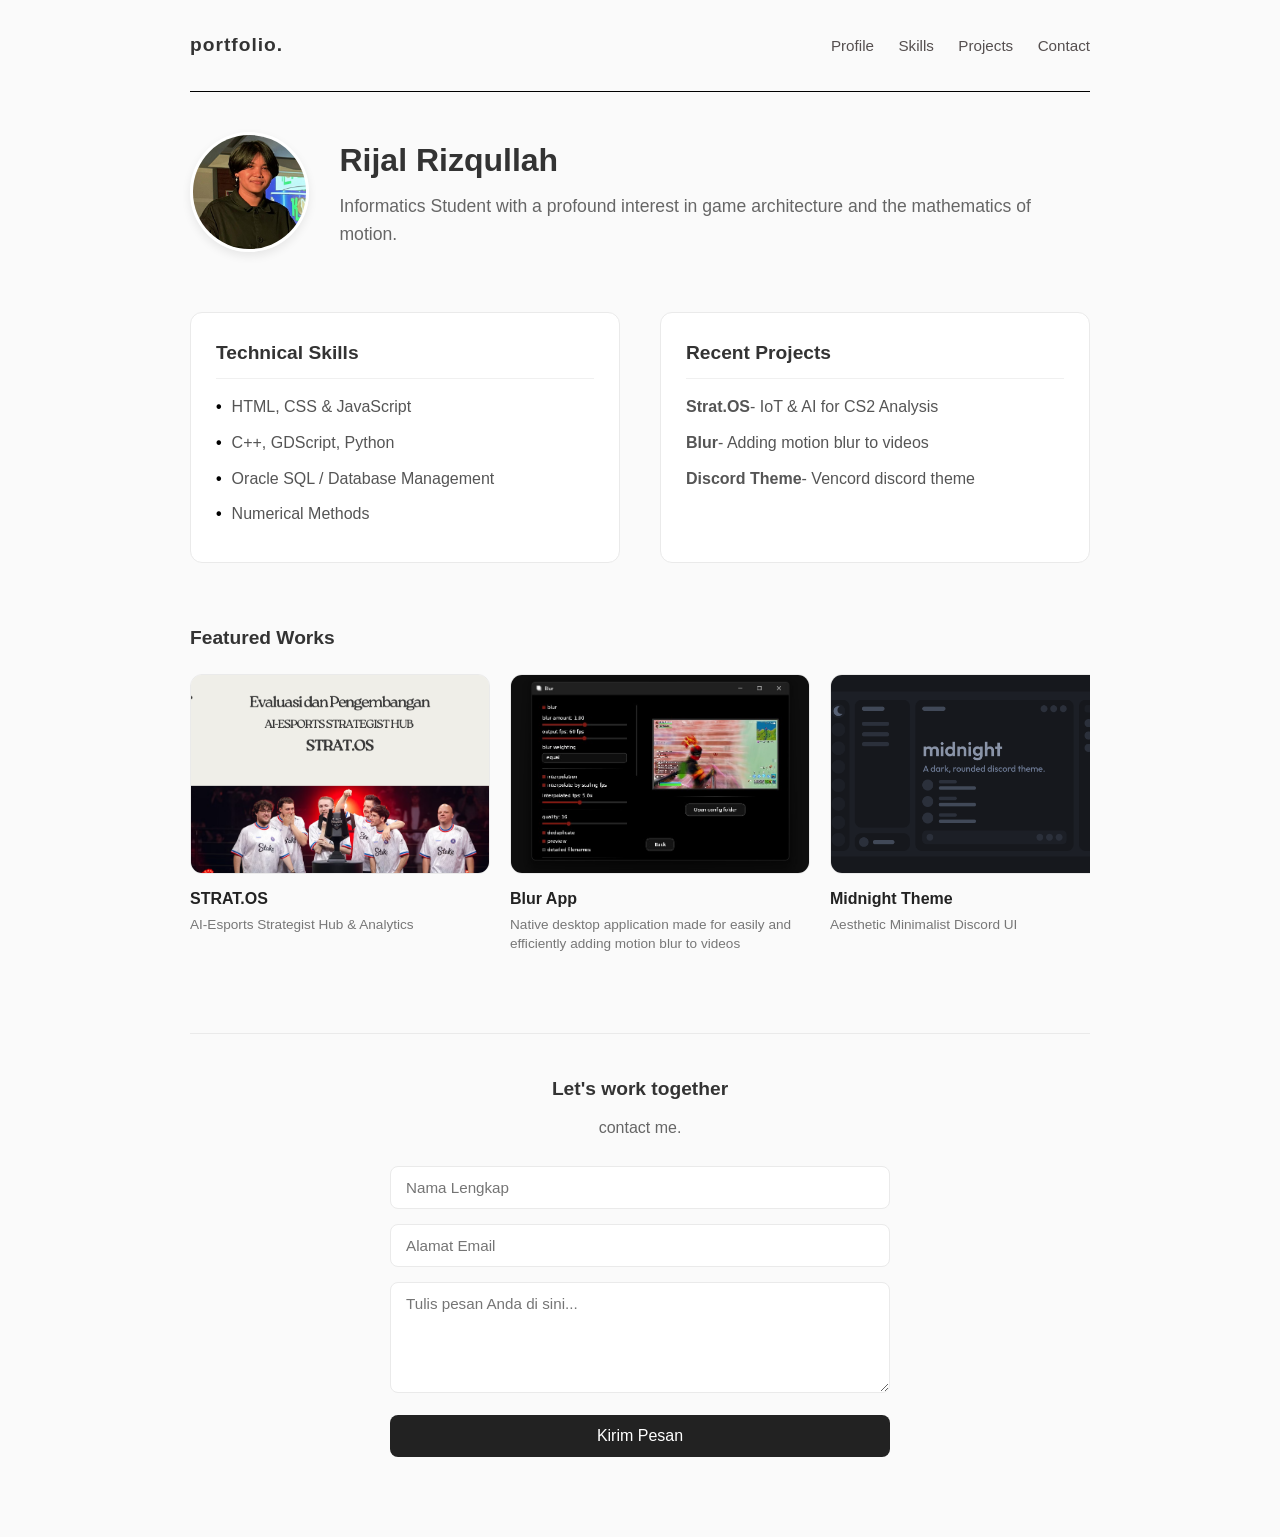
<file: portfolio.html>
<!DOCTYPE html>
<html lang="id">
<head>
    <meta charset="UTF-8">
    <meta name="viewport" content="width=device-width, initial-scale=1.0">
    <title>Portfolio</title>
    <style>
        * {
            margin: 0;
            padding: 0;
            box-sizing: border-box;
            font-family: 'Segoe UI', Tahoma, Geneva, Verdana, sans-serif;
        }

        body {
            background-color: #fafafa;
            color: #333;
            line-height: 1.6;
            padding: 0 20px;
        }

        .container {
            max-width: 900px;
            margin: 0 auto;
        }

        header {
            display: flex;
            justify-content: space-between;
            align-items: center;
            padding: 30px 0;
            border-bottom: 1px solid #000;
            margin-bottom: 40px;
        }

        .logo {
            font-size: 1.2rem;
            font-weight: bold;
            letter-spacing: 1px;
        }

        nav a {
            text-decoration: none;
            color: #554f4f;
            margin-left: 20px;
            font-size: 0.95rem;
            transition: color 0.3s;
        }

        nav a:hover {
            color: #000;
        }

        .profile-section {
            display: flex;
            align-items: center;
            gap: 30px;
            margin-bottom: 60px;
        }

        .profile-img {
            width: 120px;
            height: 120px;
            object-fit: cover;
            border-radius: 50%;
            border: 3px solid #fff;
            box-shadow: 0 4px 10px rgba(0,0,0,0.08);
        }

        .profile-text h1 {
            font-size: 2rem;
            margin-bottom: 5px;
        }

        .profile-text p {
            color: #666;
            font-size: 1.1rem;
        }

        .grid-section {
            display: flex;
            gap: 40px;
            margin-bottom: 60px;
        }

        .grid-col {
            flex: 1;
            background: #fff;
            padding: 25px;
            border-radius: 12px;
            border: 1px solid #eaeaea;
        }

        .grid-col h2 {
            font-size: 1.2rem;
            margin-bottom: 15px;
            padding-bottom: 10px;
            border-bottom: 1px solid #f0f0f0;
        }

        .skills-list, .projects-list {
            list-style: none;
        }

        .skills-list li, .projects-list li {
            margin-bottom: 10px;
            color: #555;
            display: flex;
            align-items: center;
        }

        .skills-list li::before {
            content: "•";
            color: #000;
            font-weight: bold;
            margin-right: 10px;
        }

        /* Update Featured Works Section */
        .portfolio-section {
            margin-bottom: 60px;
        }

        .portfolio-section h2 {
            font-size: 1.2rem;
            margin-bottom: 20px;
        }

        .portfolio-gallery {
            display: flex;
            gap: 20px;
            overflow-x: auto;
            padding-bottom: 20px;
            scroll-snap-type: x mandatory;
        }

        .portfolio-card {
            flex: 0 0 300px;
            scroll-snap-align: start;
            display: flex;
            flex-direction: column;
        }

        .portfolio-item {
            width: 100%;
            height: 200px;
            border-radius: 12px;
            object-fit: cover;
            border: 1px solid #eaeaea;
            margin-bottom: 12px;
            transition: transform 0.3s ease;
        }

        .portfolio-item:hover {
            transform: translateY(-5px);
        }

        .portfolio-card h3 {
            font-size: 1rem;
            font-weight: 600;
            color: #222;
            margin-bottom: 4px;
        }

        .portfolio-card p {
            font-size: 0.85rem;
            color: #777;
            line-height: 1.4;
        }

        .portfolio-gallery::-webkit-scrollbar {
            height: 6px;
        }
        .portfolio-gallery::-webkit-scrollbar-thumb {
            background: #ddd;
            border-radius: 10px;
        }

        /* Contact Section */
        .contact-section {
            text-align: center;
            padding: 40px 0;
            border-top: 1px solid #eaeaea;
            margin-bottom: 40px;
        }

        .contact-section h2 {
            font-size: 1.2rem;
            margin-bottom: 10px;
        }

        .contact-form {
            max-width: 500px;
            margin: 0 auto;
            text-align: left;
        }

        .form-group {
            margin-bottom: 15px;
        }

        .contact-form input,
        .contact-form textarea {
            width: 100%;
            padding: 12px 15px;
            border: 1px solid #eaeaea;
            border-radius: 8px;
            font-size: 0.95rem;
            background-color: #fff;
            transition: border-color 0.3s;
        }

        .contact-form input:focus,
        .contact-form textarea:focus {
            outline: none;
            border-color: #888;
        }

        .contact-btn {
            display: inline-block;
            width: 100%;
            padding: 12px 24px;
            background-color: #222;
            color: #fff;
            text-decoration: none;
            border-radius: 8px;
            font-weight: 500;
            border: none;
            cursor: pointer;
            transition: background 0.3s;
            font-size: 1rem;
        }

        .contact-btn:hover {
            background-color: #000;
        }

        @media (max-width: 600px) {
            .grid-section {
                flex-direction: column;
                gap: 20px;
            }
            .profile-section {
                flex-direction: column;
                text-align: center;
            }
            header {
                flex-direction: column;
                gap: 15px;
            }
            nav a {
                margin: 0 10px;
            }
            .portfolio-card {
                flex: 0 0 85%;
            }
        }
    </style>
</head>
<body>

    <div class="container">
        
        <header>
            <div class="logo">portfolio.</div>
            <nav>
                <a href="#profile">Profile</a>
                <a href="#skills">Skills</a>
                <a href="#portfolio">Projects</a>
                <a href="#contact">Contact</a>
            </nav>
        </header>

        <section id="profile" class="profile-section">
            <img src="assets/image/wongkalahan.jpg" alt="Foto Profil Rijal" class="profile-img">
            <div class="profile-text">
                <h1>Rijal Rizqullah</h1>
                <p>Informatics Student with a profound interest in game architecture and the mathematics of motion.</p>
            </div>
        </section>

        <section id="skills" class="grid-section">
            <div class="grid-col">
                <h2>Technical Skills</h2>
                <ul class="skills-list">
                    <li>HTML, CSS & JavaScript</li>
                    <li>C++, GDScript, Python</li>
                    <li>Oracle SQL / Database Management</li>
                    <li>Numerical Methods</li>
                </ul>
            </div>

            <div class="grid-col">
                <h2>Recent Projects</h2>
                <ul class="projects-list">
                    <li><strong>Strat.OS</strong> - IoT & AI for CS2 Analysis</li>
                    <li><strong>Blur</strong> - Adding motion blur to videos</li>
                    <li><strong>Discord Theme</strong> - Vencord discord theme</li>
                </ul>
            </div>
        </section>

        <section id="portfolio" class="portfolio-section">
            <h2>Featured Works</h2>
            <div class="portfolio-gallery">
                
                <div class="portfolio-card">
                    <img src="assets/image/stratos.png" alt="Strat.OS" class="portfolio-item">
                    <h3>STRAT.OS</h3>
                    <p>AI-Esports Strategist Hub & Analytics</p>
                </div>

                <div class="portfolio-card">
                    <img src="assets/image/blur.png" alt="Blur" class="portfolio-item">
                    <h3>Blur App</h3>
                    <p>Native desktop application made for easily and efficiently adding motion blur to videos</p>
                </div>

                <div class="portfolio-card">
                    <img src="assets/image/vencordtheme.png" alt="Midnight Theme" class="portfolio-item">
                    <h3>Midnight Theme</h3>
                    <p>Aesthetic Minimalist Discord UI</p>
                </div>

            </div>
        </section>

        <section id="contact" class="contact-section">
            <h2>Let's work together</h2>
            <p style="color: #666; margin-bottom: 25px;">contact me.</p>
            
            <form action="#" method="GET" class="contact-form">
                <div class="form-group">
                    <input type="text" name="nama" placeholder="Nama Lengkap" required>
                </div>
                <div class="form-group">
                    <input type="email" name="email" placeholder="Alamat Email" required>
                </div>
                <div class="form-group">
                    <textarea name="pesan" rows="5" placeholder="Tulis pesan Anda di sini..." required></textarea>
                </div>
                <button type="submit" class="contact-btn">Kirim Pesan</button>
            </form>
        </section>

    </div>

</body>
</html>
</file>
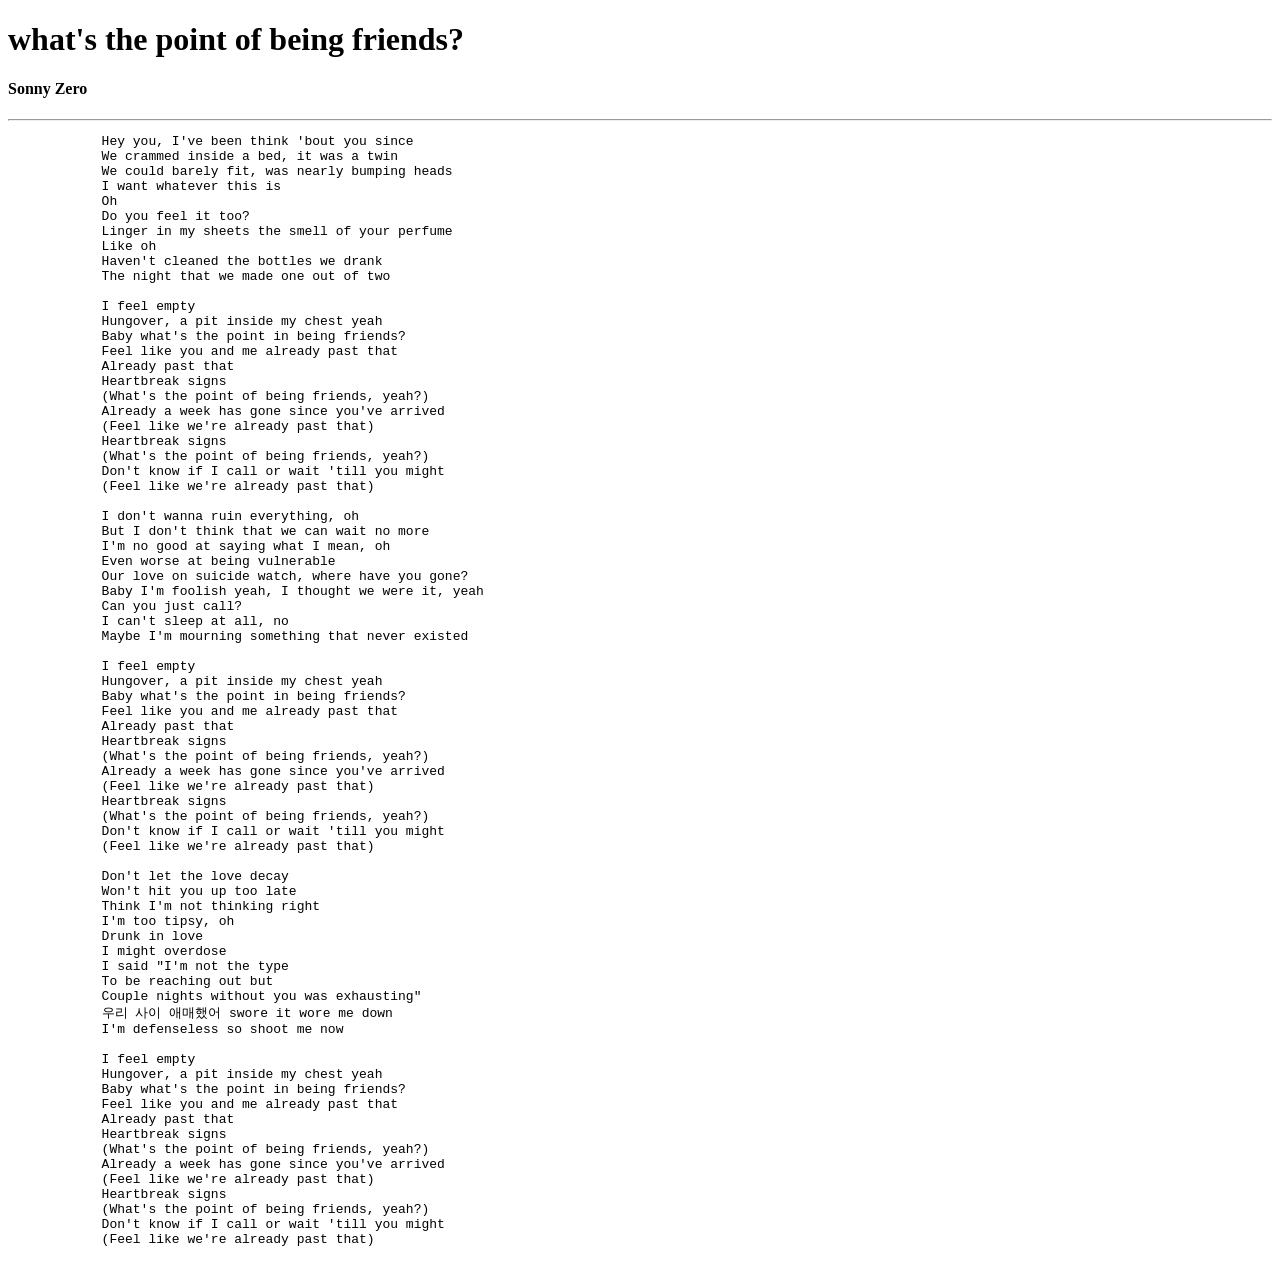
<file: assets/lyric.html>
<!DOCTYPE html>
<html>
    <head>
        <title> lyric </title>
    </head>
    <body>
        <h1> what's the point of being friends? </h1>
        <h4> Sonny Zero </h4>
        <hr>
        <pre>
            Hey you, I've been think 'bout you since
            We crammed inside a bed, it was a twin
            We could barely fit, was nearly bumping heads
            I want whatever this is
            Oh
            Do you feel it too?
            Linger in my sheets the smell of your perfume
            Like oh
            Haven't cleaned the bottles we drank
            The night that we made one out of two

            I feel empty
            Hungover, a pit inside my chest yeah
            Baby what's the point in being friends?
            Feel like you and me already past that
            Already past that
            Heartbreak signs
            (What's the point of being friends, yeah?)
            Already a week has gone since you've arrived
            (Feel like we're already past that)
            Heartbreak signs
            (What's the point of being friends, yeah?)
            Don't know if I call or wait 'till you might
            (Feel like we're already past that)

            I don't wanna ruin everything, oh
            But I don't think that we can wait no more
            I'm no good at saying what I mean, oh
            Even worse at being vulnerable
            Our love on suicide watch, where have you gone?
            Baby I'm foolish yeah, I thought we were it, yeah
            Can you just call?
            I can't sleep at all, no
            Maybe I'm mourning something that never existed

            I feel empty
            Hungover, a pit inside my chest yeah
            Baby what's the point in being friends?
            Feel like you and me already past that
            Already past that
            Heartbreak signs
            (What's the point of being friends, yeah?)
            Already a week has gone since you've arrived
            (Feel like we're already past that)
            Heartbreak signs
            (What's the point of being friends, yeah?)
            Don't know if I call or wait 'till you might
            (Feel like we're already past that)

            Don't let the love decay
            Won't hit you up too late
            Think I'm not thinking right
            I'm too tipsy, oh
            Drunk in love
            I might overdose
            I said "I'm not the type
            To be reaching out but
            Couple nights without you was exhausting"
            우리 사이 애매했어 swore it wore me down
            I'm defenseless so shoot me now
            
            I feel empty
            Hungover, a pit inside my chest yeah
            Baby what's the point in being friends?
            Feel like you and me already past that
            Already past that
            Heartbreak signs
            (What's the point of being friends, yeah?)
            Already a week has gone since you've arrived
            (Feel like we're already past that)
            Heartbreak signs
            (What's the point of being friends, yeah?)
            Don't know if I call or wait 'till you might
            (Feel like we're already past that)
        </pre>
    </body>
</html>
</file>
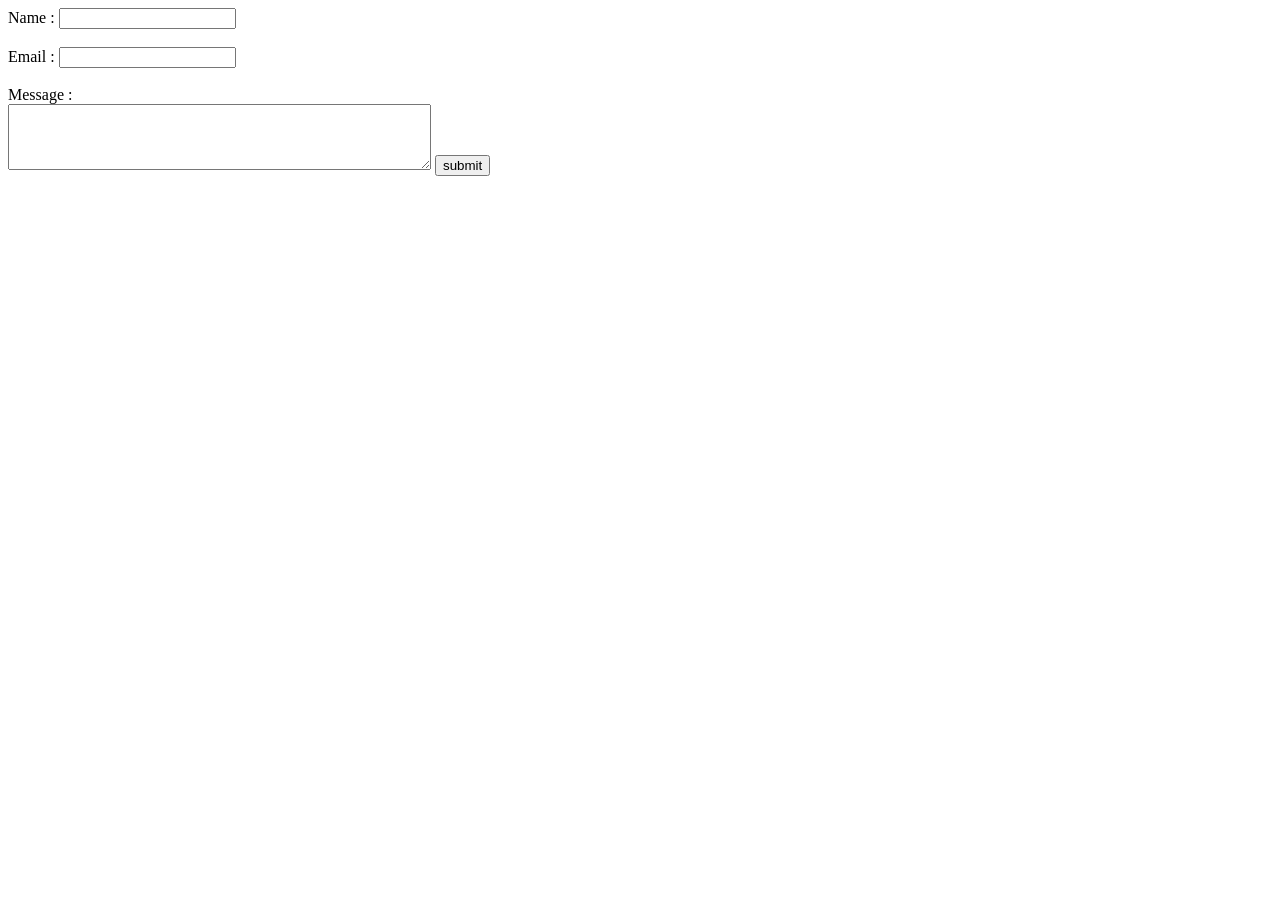
<file: assets/p1/form.html>
<!DOCTYPE html>
<html lang="en">
<head>
    <meta charset="UTF-8">
    <meta name="viewport" content="width=<device-width>, initial-scale=1.0">
    <title>Document</title>
</head>
<body>
    <form action="/submit" method="post">
        <label for="name">Name :</label>
        <input type="text" id="name" name="name" required><br><br>

        <label for="email">Email :</label>
        <input type="email" id="email" name="email" required><br><br>

        <label for="message">Message :</label><br>
        <textarea id="message" name="message" rows="4" cols="50" required></textarea>

        <input type="submit" value="submit">
    </form>
</body>
</html>
</file>
